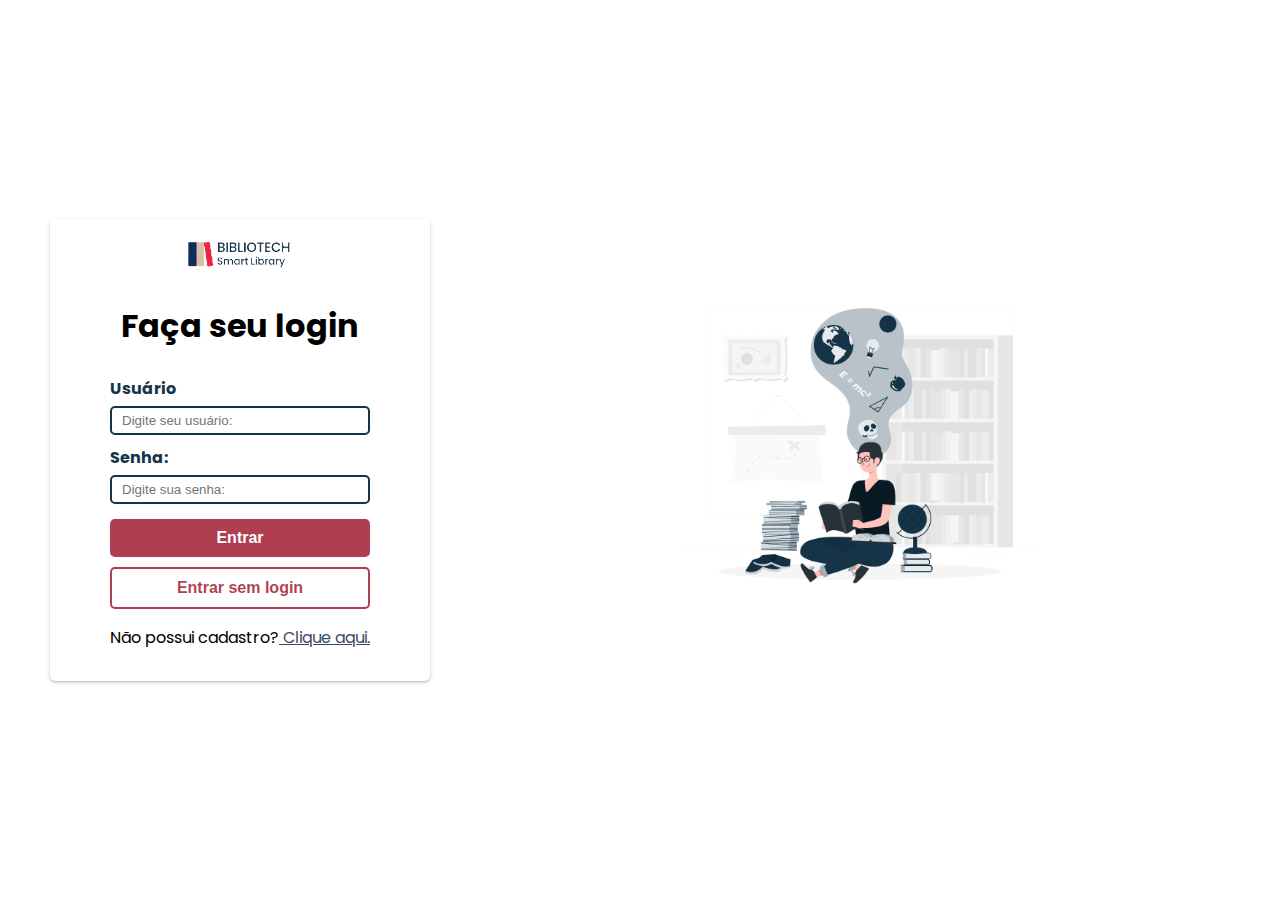
<file: index.html>
<!DOCTYPE html>
<html lang="pt-BR">
<head>
    <meta charset="UTF-8">
    <meta name="viewport" content="width=device-width, initial-scale=1.0">
    <link rel="stylesheet" href="css/login.css">

    <link rel="preconnect" href="https://fonts.googleapis.com">
    <link rel="preconnect" href="https://fonts.gstatic.com" crossorigin>
    <link href="https://fonts.googleapis.com/css2?family=Poppins:ital,wght@0,100;0,200;0,300;0,400;0,500;0,600;0,700;0,800;0,900;1,100;1,200;1,300;1,400;1,500;1,600;1,700;1,800;1,900&display=swap" rel="stylesheet">
    <title>Login</title>
    <link rel="icon" href="imagens/icon_logo.png" type="image/png">
</head>
<body>

    <main class="content">
        <header>
            <a href="#"><img src="imagens/logo.png" width="130px" height="40px" class="logo" alt="Logo"> </a>
            <h1>Faça seu login</h1>
        </header>

        <p id="msg_erro"></p>

        <form class="formulario" onsubmit="login(event)">
            <label for="input_usuario">Usuário</label>
            <input type="text" name="email" id="input_usuario" class="input_login" placeholder="Digite seu usuário:">

            <label for="input_senha">Senha:</label>
            <input type="password" name="senha" id="input_senha" class="input_login" placeholder="Digite sua senha:">

            <button type="submit" id="button_login">Entrar</button>
            <button type="button" id="button_acessar" onclick="Acessar()">Entrar sem login</button>
        </form>
        <p>Não possui cadastro?<a href="/pages/cadastro.html"> Clique aqui.</a></p>
    </main>

    <aside id="ilustracao">
        <img src="imagens/imagem1.png" alt="Ilustração de login" width="365px">
    </aside>

    <script src="/js/login.js"></script>

</body>
</html>
</file>
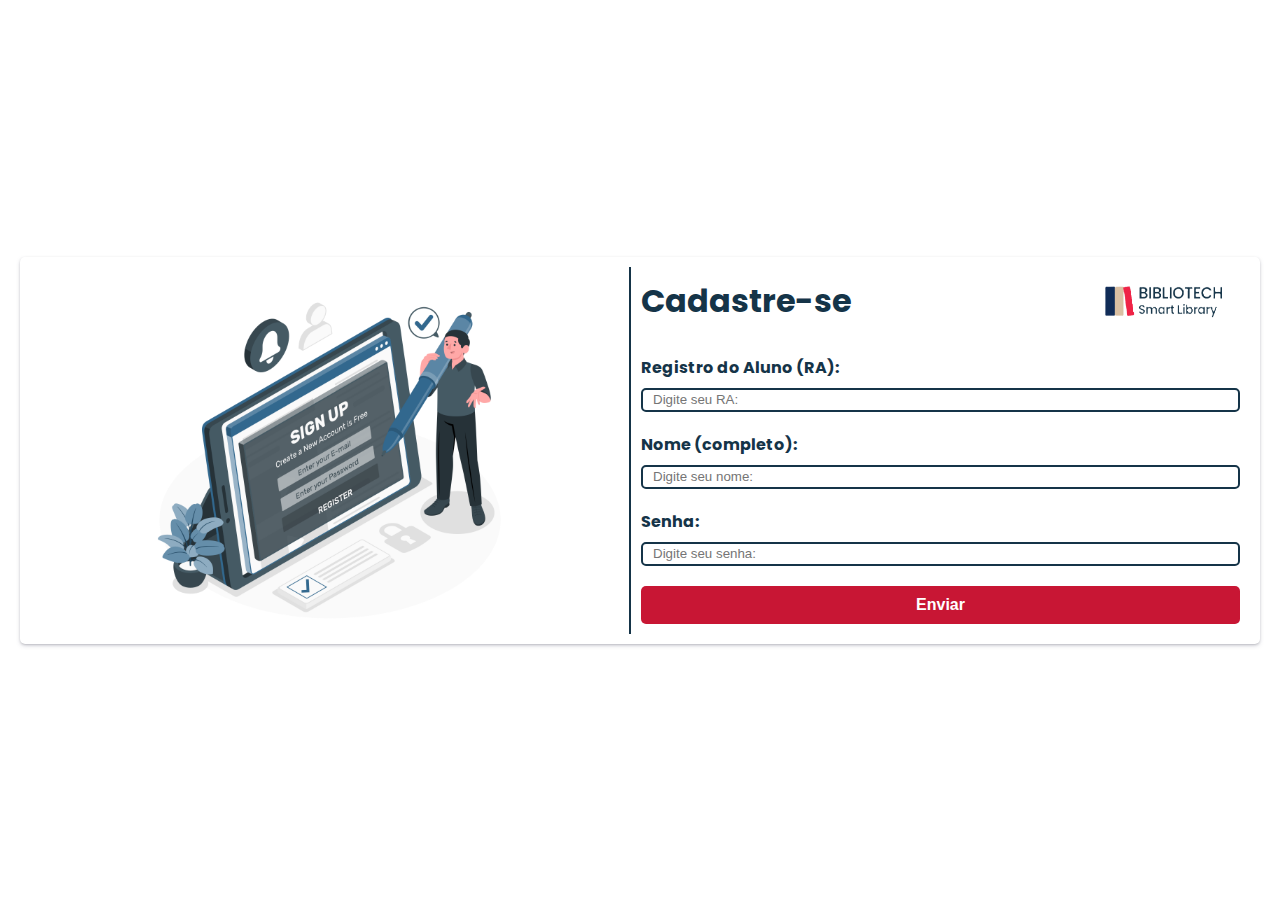
<file: cadastro.html>
<!DOCTYPE html>
<html lang="pt-br">
<head>
    <meta charset="UTF-8">
    <meta name="viewport" content="width=device-width, initial-scale=1.0">
    <link rel="stylesheet" href="cadastro.css">
    <link rel="preconnect" href="https://fonts.googleapis.com">
    <link rel="preconnect" href="https://fonts.gstatic.com" crossorigin>
    <link href="https://fonts.googleapis.com/css2?family=Poppins:ital,wght@0,100;0,200;0,300;0,400;0,500;0,600;0,700;0,800;0,900;1,100;1,200;1,300;1,400;1,500;1,600;1,700;1,800;1,900&display=swap" rel="stylesheet">
    <title>Cadastre-se</title>
    <link rel="icon" href="imagens/icon_logo.png" type="image/png">
</head>
<body>
    <div class="container-principal">
        <div id="container-image">
            <img src="imagens/image-signup.png" alt="Image" width="350px">
        </div>

            <div id="container-form">
                <div id="container-header">
                <h1 class="cadastro-title">Cadastre-se</h1>
                <img src="imagens/logo.png" alt="Logo" id="logo">
                </div>

                <form action="http://localhost:8080/alunos/login" method="post" id="form">
                    
                    <label for="RA">Registro do Aluno (RA):</label>
                    <input id="RA" type="text" placeholder="Digite seu RA:">

                    <label for="nome">Nome (completo):</label>
                    <input id="nome" type="text" placeholder="Digite seu nome:">

                    <label for="senha">Senha:</label>
                    <input id="senha" type="password" placeholder="Digite seu senha:">

                    <button id="button-send" type="submit">Enviar</button>
                </form>
            </div>

        </div>

    <script src="cadastro.js"></script>
</body>
</html>
</file>
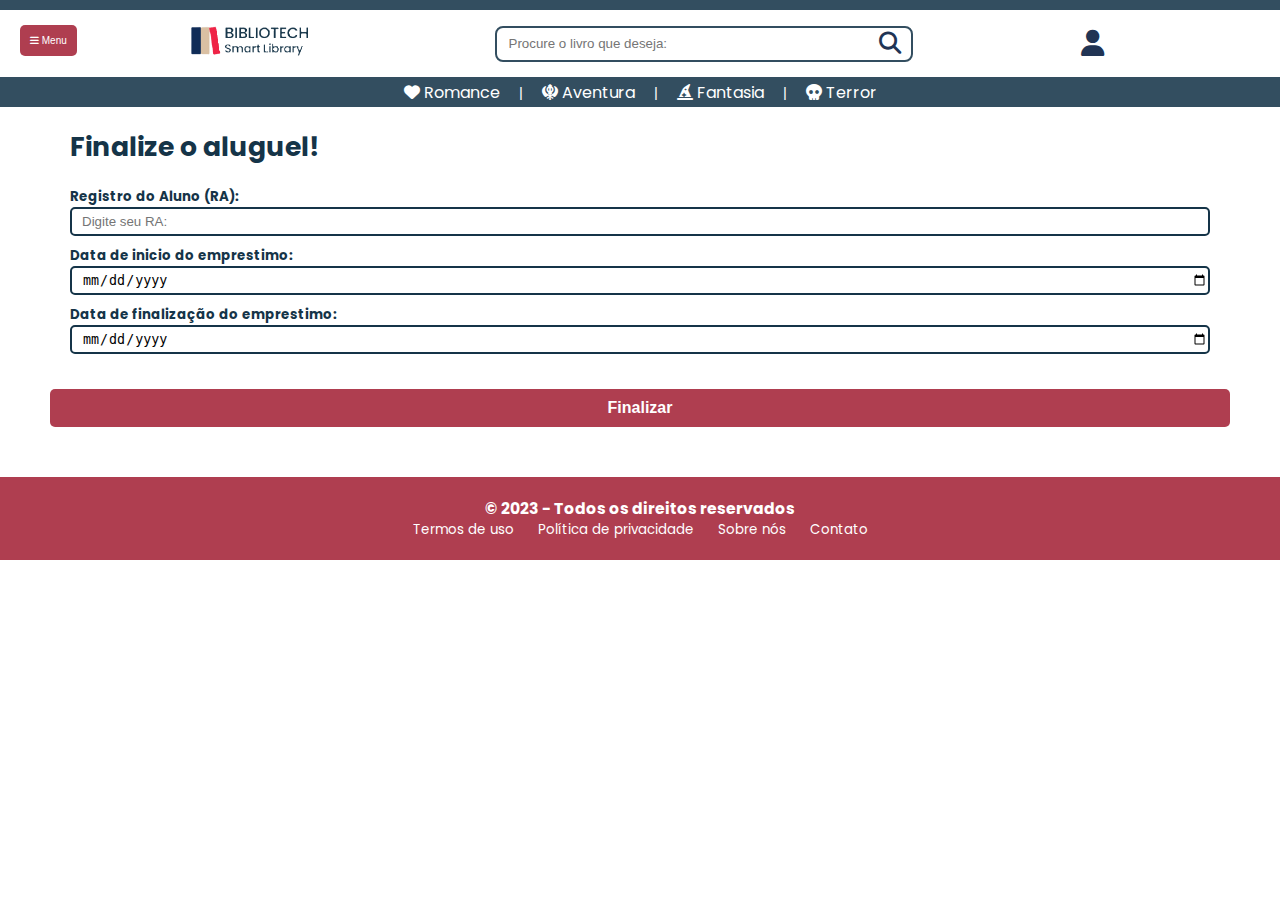
<file: pages/alugue.html>
<!DOCTYPE html>
<html lang="pt-br">
<head>
    <meta charset="UTF-8">
    <meta name="viewport" content="width=device-width, initial-scale=1.0">

    <link rel="stylesheet" href="/css/alugue.css">
    <link rel="stylesheet" href="/css/sidebar.css">
    <link rel="stylesheet" href="/css/layout_padrao.css">

    <link rel="preconnect" href="https://fonts.googleapis.com">
    <link rel="preconnect" href="https://fonts.gstatic.com" crossorigin>
    <link rel="stylesheet" href="https://fonts.googleapis.com/css2?family=Poppins:ital,wght@0,100;0,200;0,300;0,400;0,500;0,600;0,700;0,800;0,900;1,100;1,200;1,300;1,400;1,500;1,600;1,700;1,800;1,900&display=swap">
    <link rel="stylesheet" href="https://cdnjs.cloudflare.com/ajax/libs/font-awesome/6.6.0/css/all.min.css">
    
    <title>BiblioTech</title>
    
    <link rel="icon" href="/imagens/icon_logo.png" type="image/png">
</head>
<body>

    <header id="header_principal">

        <button id="toggleButton">
            <i class="fas fa-bars" onclick="open_menu()"></i> 
            <span>Menu</span>
        </button> <!-- Ícone de menu -->

        <div id="sideBar" class="sidebar hidden">
            <div id="menuContent">
                <ul>
                    <li><a href="/pages/home.html"><i class="fas fa-home"></i> Dashboard</a></li>
                    <li><a href="/pages/sobre_nos.html"><i class="fa-solid fa-people-group"></i> Sobre Nós</a></li>
                    <li><a href="emprestimo.html"><i class="fas fa-hand-holding"></i> Meus Empréstimos</a></li>
                    <li><a href="/index.html"><i class="fa-solid fa-door-open"></i> Sair</a></li>
                </ul>
            </div>
        </div>

        <a href="/pages/home.html">
            <img src="/imagens/logo.png" width="150px" alt="Logo BiblioTech">
        </a>

        <div id="itens_principal">
            <input type="text" placeholder="Procure o livro que deseja:" id="barra_pesquisa">
            <button id="button_pesquisa" onclick="pesquisar()"><i class="fa-solid fa-magnifying-glass fa-2xl" style="color: #213454;"></i></button>
        </div>
        
        <a href="/index.html" id="icon_login">
            <i class="fa-solid fa-user fa-2xl" style="color: #213454;"></i>
        </a>
    </header>

    <nav id="nav_principal">
        <div id="menu_principal">
            <a class="button_menu" href="#"><i class="fas fa-heart"></i> Romance</a>
            |
            <a class="button_menu" href="#"><i class="fas fa-khanda"></i> Aventura</a> <!-- Ícone da espada precisa ser adicionado -->
            |
            <a class="button_menu" href="#"><i class="fas fa-hat-wizard"></i> Fantasia</a>
            |
            <a class="button_menu" href="#"><i class="fas fa-skull"></i> Terror</a>
        </div>
    </nav>

    <div id="container-form">
        <h1 id="title-form">Finalize o aluguel!</h1>

            <form id="form">
                    
                <label for="RA">Registro do Aluno (RA):</label>
                <input id="RA" type="text" placeholder="Digite seu RA:" class="input-form">

                <label for="DataInicio">Data de inicio do emprestimo:</label>
                <input id="DataInicio" type="date" placeholder="Digite seu e-mail:" class="input-form">

                <label for="DataFim">Data de finalização do emprestimo:</label>
                <input id="DataFim" type="date" placeholder="Digite seu RA:" class="input-form">

                
            </form>

            <button id="button-send" type="button" onclick="Teste()">Finalizar</button>
        </div>

    </div>

<footer id="footer_principal">
    <h3>&copy; 2023 - Todos os direitos reservados</h3>
    <nav id="nav_rodape">
        <ul>
            <li><a href="#">Termos de uso</a></li>
            <li><a href="#">Política de privacidade</a></li>
            <li><a href="#">Sobre nós</a></li>
            <li><a href="#">Contato</a></li>
        </ul>
    </nav>
</footer>

<script src="/js/alugue.js"></script>
<script src="/js/config.js"></script>

</body>
</html>
</file>
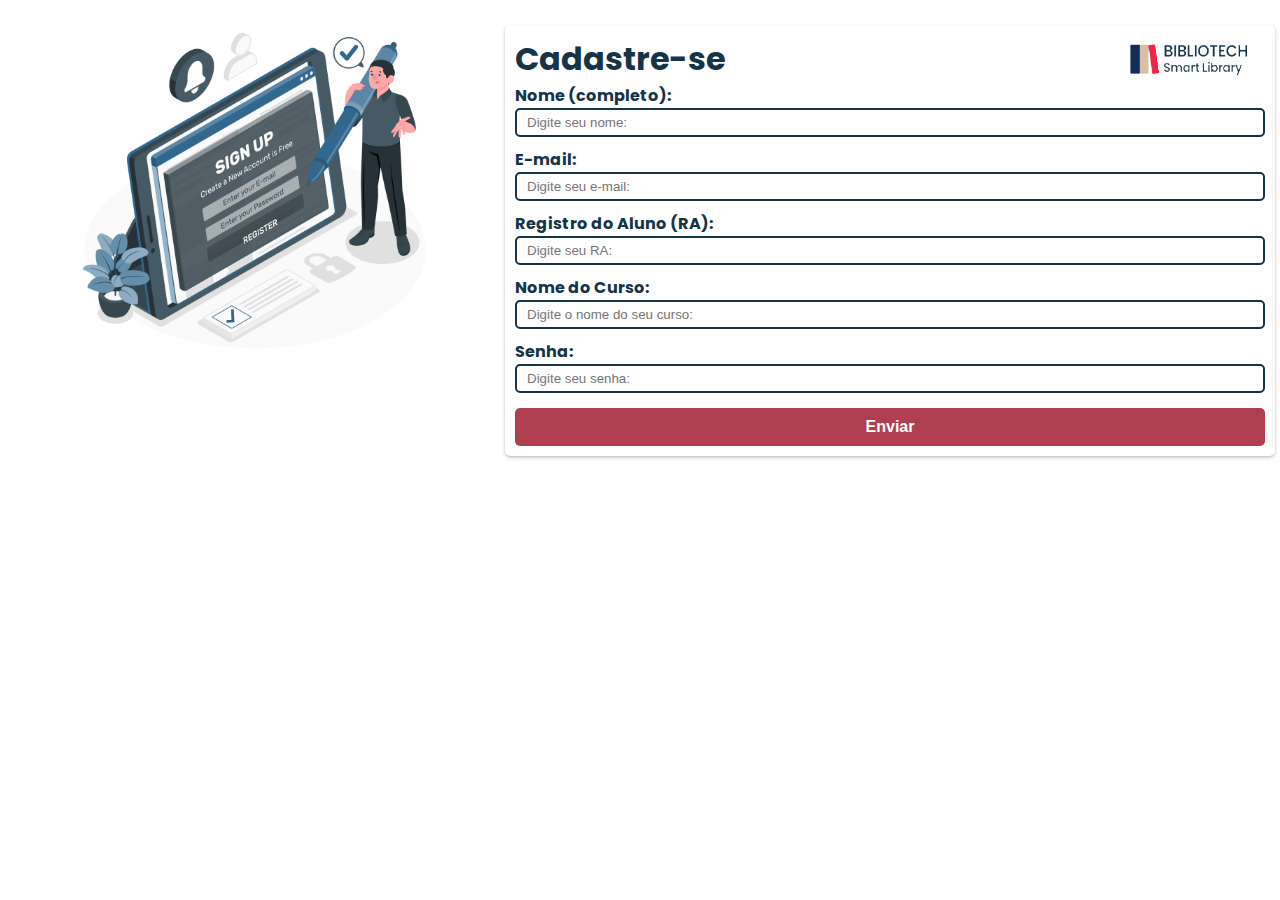
<file: pages/cadastro.html>
<!DOCTYPE html>
<html lang="pt-br">
<head>
    <meta charset="UTF-8">
    <meta name="viewport" content="width=device-width, initial-scale=1.0">
    
    <link rel="stylesheet" href="/css/cadastro.css">

    <link rel="preconnect" href="https://fonts.googleapis.com">
    <link rel="preconnect" href="https://fonts.gstatic.com" crossorigin>
    <link href="https://fonts.googleapis.com/css2?family=Poppins:ital,wght@0,100;0,200;0,300;0,400;0,500;0,600;0,700;0,800;0,900;1,100;1,200;1,300;1,400;1,500;1,600;1,700;1,800;1,900&display=swap" rel="stylesheet">
    
    <title>Cadastre-se</title>
    
    <link rel="icon" href="/Bibliotech-beta-/imagens/icon_logo.png" type="image/png">
</head>
<body>
    <div class="container-principal">
        <div id="container-image">
            <img src="/imagens/image-signup.png" alt="Image" width="350px">
        </div>

            <div id="container-form">
                <div id="container-header">
                <h1 class="cadastro-title">Cadastre-se</h1>
                <img src="/imagens/logo.png" alt="Logo" id="logo">
                </div>

                <form id="form">
                    
                    <label for="nome">Nome (completo):</label>
                    <input id="nome" type="text" placeholder="Digite seu nome:">

                    <label for="email">E-mail:</label>
                    <input id="email" type="email" placeholder="Digite seu e-mail:">

                    <label for="RA">Registro do Aluno (RA):</label>
                    <input id="RA" type="text" placeholder="Digite seu RA:">

                    <label for="Curso">Nome do Curso:</label>
                    <input id="Curso" type="text" placeholder="Digite o nome do seu curso:" >

                    <label for="senha">Senha:</label>
                    <input id="senha" type="password" placeholder="Digite seu senha:">

                    <button id="button-send" type="submit">Enviar</button>
                </form>
            </div>

        </div>

    <script src="/js/cadastro.js"></script>
</body>
</html>
</file>
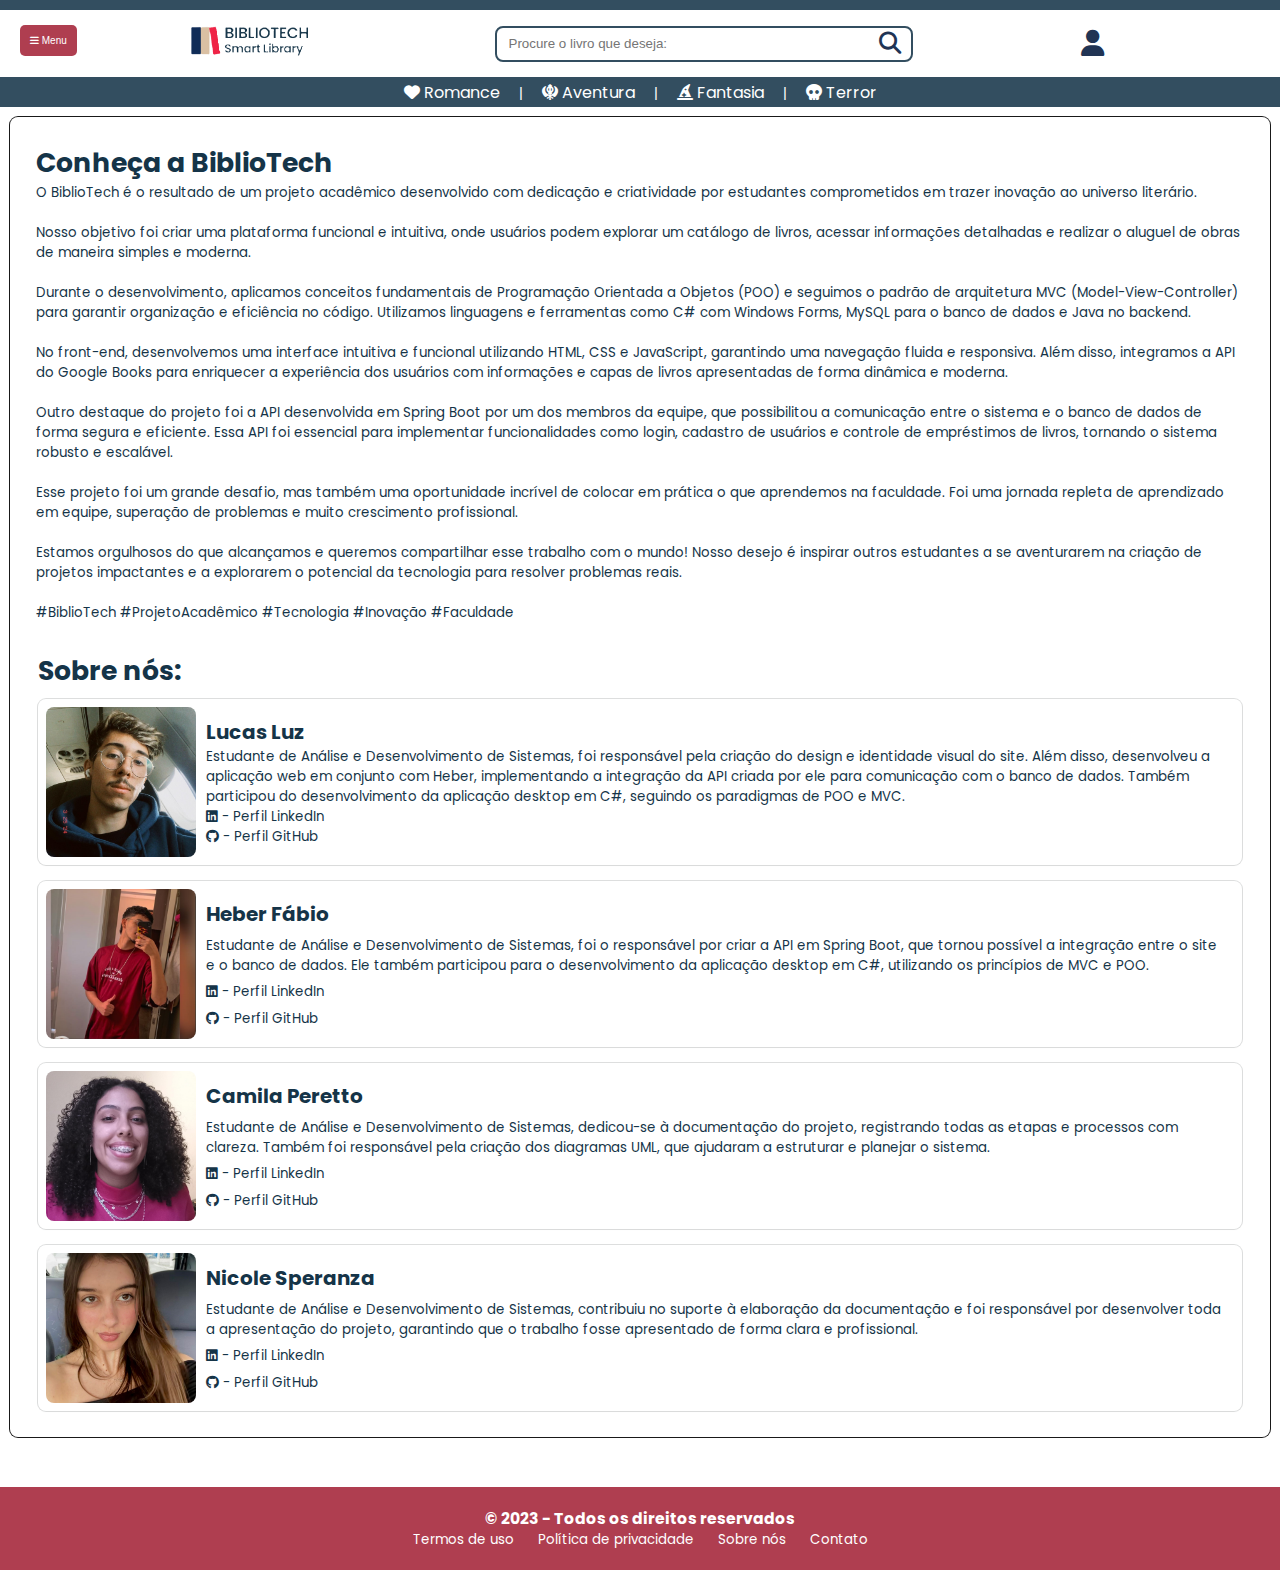
<file: pages/sobre_nos.html>
<!DOCTYPE html>
<html lang="pt-BR">
<head>
    <meta charset="UTF-8">
    <meta name="viewport" content="width=device-width, initial-scale=1.0">

    <link rel="stylesheet" href="/css/sobre_nos.css">
    <link rel="stylesheet" href="/css/sidebar.css">
    <link rel="stylesheet" href="/css/layout_padrao.css">

    <link rel="preconnect" href="https://fonts.googleapis.com">
    <link rel="preconnect" href="https://fonts.gstatic.com" crossorigin>
    <link href="https://fonts.googleapis.com/css2?family=Poppins:ital,wght@0,100;0,200;0,300;0,400;0,500;0,600;0,700;0,800;0,900;1,100;1,200;1,300;1,400;1,500;1,600;1,700;1,800;1,900&display=swap" rel="stylesheet">
    <link rel="stylesheet" href="https://cdnjs.cloudflare.com/ajax/libs/font-awesome/6.6.0/css/all.min.css">
    
    <title>BiblioTech</title>
    
    <link rel="icon" href="/imagens/icon_logo.png" type="image/png">
</head>
<body>

    <header id="header_principal">

        <button id="toggleButton">
            <i class="fas fa-bars" onclick="open_menu()"></i> 
            <span>Menu</span>
        </button> <!-- Ícone de menu -->

        <div id="sideBar" class="sidebar hidden">
            <div id="menuContent">
                <ul>
                    <li><a href="/pages/home.html"><i class="fas fa-home"></i> Dashboard</a></li>
                    <li><a href="/pages/sobre_nos.html"><i class="fa-solid fa-people-group"></i> Sobre Nós</a></li>
                    <li><a href="emprestimo.html"><i class="fas fa-hand-holding"></i> Meus Empréstimos</a></li>
                    <li><a href="/index.html"><i class="fa-solid fa-door-open"></i> Sair</a></li>
                </ul>
            </div>
        </div>

        <a href="/pages/home.html">
            <img src="/imagens/logo.png" width="150px" alt="Logo BiblioTech">
        </a>

        <div id="itens_principal">
            <input type="text" placeholder="Procure o livro que deseja:" id="barra_pesquisa">
            <button id="button_pesquisa" onclick="pesquisar()"><i class="fa-solid fa-magnifying-glass fa-2xl" style="color: #213454;"></i></button>
        </div>
        
        <a href="/index.html" id="icon_login">
            <i class="fa-solid fa-user fa-2xl" style="color: #213454;"></i>
        </a>
    </header>

    <nav id="nav_principal">
        <div id="menu_principal">
            <a class="button_menu" href="#"><i class="fas fa-heart"></i> Romance</a>
            |
            <a class="button_menu" href="#"><i class="fas fa-khanda"></i> Aventura</a> <!-- Ícone da espada precisa ser adicionado -->
            |
            <a class="button_menu" href="#"><i class="fas fa-hat-wizard"></i> Fantasia</a>
            |
            <a class="button_menu" href="#"><i class="fas fa-skull"></i> Terror</a>
        </div>
    </nav>

    <main id="container-principal">
        <div id="container-texto">
            <h1>Conheça a BiblioTech</h1>

            <p>
                O BiblioTech é o resultado de um projeto acadêmico desenvolvido com dedicação e criatividade por estudantes comprometidos em trazer inovação ao universo literário. <br><br>
                Nosso objetivo foi criar uma plataforma funcional e intuitiva, onde usuários podem explorar um catálogo de livros, acessar informações detalhadas e realizar o aluguel de obras de maneira simples e moderna. <br><br>
                Durante o desenvolvimento, aplicamos conceitos fundamentais de Programação Orientada a Objetos (POO) e seguimos o padrão de arquitetura MVC (Model-View-Controller) para garantir organização e eficiência no código. Utilizamos linguagens e ferramentas como C# com Windows Forms, MySQL para o banco de dados e Java no backend. <br> <br>
                No front-end, desenvolvemos uma interface intuitiva e funcional utilizando HTML, CSS e JavaScript, garantindo uma navegação fluida e responsiva. Além disso, integramos a API do Google Books para enriquecer a experiência dos usuários com informações e capas de livros apresentadas de forma dinâmica e moderna. <br><br>
                Outro destaque do projeto foi a API desenvolvida em Spring Boot por um dos membros da equipe, que possibilitou a comunicação entre o sistema e o banco de dados de forma segura e eficiente. Essa API foi essencial para implementar funcionalidades como login, cadastro de usuários e controle de empréstimos de livros, tornando o sistema robusto e escalável. <br><br>
                Esse projeto foi um grande desafio, mas também uma oportunidade incrível de colocar em prática o que aprendemos na faculdade. Foi uma jornada repleta de aprendizado em equipe, superação de problemas e muito crescimento profissional. <br><br>
                Estamos orgulhosos do que alcançamos e queremos compartilhar esse trabalho com o mundo! Nosso desejo é inspirar outros estudantes a se aventurarem na criação de projetos impactantes e a explorarem o potencial da tecnologia para resolver problemas reais. <br><br>
                #BiblioTech #ProjetoAcadêmico #Tecnologia #Inovação #Faculdade
            </p>

        </div>

        <div id="container-apresentacao">
            
            <h1>Sobre nós:</h1>
            
            <div class="container-pessoas">
                    <img src="/imagens/fotos/Imagem do WhatsApp de 2024-12-09 à(s) 21.49.14_a89c879e.jpg" class="foto">
                <div class="apresentacao">
                    <h2>Lucas Luz</h2>
                    <p>
                        Estudante de Análise e Desenvolvimento de Sistemas, foi responsável pela criação do design e identidade visual do site. Além disso, desenvolveu a aplicação web em conjunto com Heber, implementando a integração da API criada por ele para comunicação com o banco de dados. Também participou do desenvolvimento da aplicação desktop em C#, seguindo os paradigmas de POO e MVC.
                    </p>
                    <a href="https://www.linkedin.com/in/lucas-luz-uzun-bb01312a3/" class="links"><i class="fa-brands fa-linkedin"></i> - Perfil LinkedIn</a>
                    <a href="https://github.com/Lucas-LuzUn" class="links"><i class="fa-brands fa-github"></i></li> - Perfil GitHub</a>
                </div>
            </div>

            <div class="container-pessoas">
                <img src="/imagens/fotos/Captura de tela 2024-12-09 214733.png" class="foto">
                <div class="apresentacao">
                    <h2>Heber Fábio</h2>
                    <p>
                        Estudante de Análise e Desenvolvimento de Sistemas, foi o responsável por criar a API em Spring Boot, que tornou possível a integração entre o site e o banco de dados. Ele também participou para o desenvolvimento da aplicação desktop em C#, utilizando os princípios de MVC e POO.
                    </p>
                    <a href="https://www.linkedin.com/in/h%C3%A9ber-bonfim-a9644321b/" class="links"><i class="fa-brands fa-linkedin"></i> - Perfil LinkedIn</a>
                    <a href="https://github.com/Heber2118" class="links"><i class="fa-brands fa-github"></i></li> - Perfil GitHub</a>
                </div>
            </div>

            <div class="container-pessoas">
                <img src="/imagens/fotos/Imagem do WhatsApp de 2024-12-09 à(s) 12.28.16_b3511717.jpg" class="foto">
                <div class="apresentacao">
                    <h2>Camila Peretto</h2>
                    <p>
                        Estudante de Análise e Desenvolvimento de Sistemas, dedicou-se à documentação do projeto, registrando todas as etapas e processos com clareza. Também foi responsável pela criação dos diagramas UML, que ajudaram a estruturar e planejar o sistema.
                    </p>
                    <a href="https://www.linkedin.com/in/camila-peretto/" class="links"><i class="fa-brands fa-linkedin"></i> - Perfil LinkedIn</a>
                    <a href="https://github.com/Lucas-LuzUn" class="links"><i class="fa-brands fa-github"></i></li> - Perfil GitHub</a>
                </div>
            </div>

            <div class="container-pessoas">
                <img src="/imagens/fotos/Imagem do WhatsApp de 2024-12-09 à(s) 14.12.06_fa88638d.jpg" class="foto">
                <div class="apresentacao">
                    <h2>Nicole Speranza</h2>
                    <p>
                        Estudante de Análise e Desenvolvimento de Sistemas, contribuiu no suporte à elaboração da documentação e foi responsável por desenvolver toda a apresentação do projeto, garantindo que o trabalho fosse apresentado de forma clara e profissional.
                    </p>
                    <a href="https://www.linkedin.com/in/nicole-gon%C3%A7alves/" class="links"><i class="fa-brands fa-linkedin"></i> - Perfil LinkedIn</a>
                    <a href="https://github.com/Lucas-LuzUn" class="links"><i class="fa-brands fa-github"></i></li> - Perfil GitHub</a>
                </div>
            </div>
        </div>

    </main>

    <footer id="footer_principal">
        <h3>&copy; 2023 - Todos os direitos reservados</h3>
        <nav id="nav_rodape">
            <ul>
                <li><a href="#">Termos de uso</a></li>
                <li><a href="#">Política de privacidade</a></li>
                <li><a href="#">Sobre nós</a></li>
                <li><a href="#">Contato</a></li>
            </ul>
        </nav>
    </footer>

    <script src="/js/config.js"></script>
    
</body>
</html>
</file>
<file: css/login.css>
/*
PALETAS DE CORES:
AZUL: #153448
VERMELHO: #c81634
DOURADO: #dac0a3
*/

/* Define a altura total do corpo da página */
body {
    font-family: 'Poppins', sans-serif;
    display: flex;
    justify-content: center;
    align-items: center;
    margin: 0;
    padding: 0;
    height: 100vh;
}

.content
{
    margin: 10px 10px 10px 50px;
    padding: 15px 60px;
    border-radius: 5px;
    box-shadow: rgba(50, 50, 93, 0.25) 0px 2px 5px -1px, rgba(0, 0, 0, 0.3) 0px 1px 3px -1px;
}

header {
    display: flex;
    flex-direction: column;
    align-items: center;
    width: 100%;
}

#msg_erro{
    font-size: smaller;
    font-weight: bold;
    font-style: italic;
    color: #c81634;
    margin: 0;
}


.formulario {
    display: flex;
    flex-direction: column;
    color: #153448;
    width: 100%;
}

.formulario label {
    margin-top: 5px;
    font-weight: bolder;
}

.input_login {
    margin: 5px 0px 5px 0px;
    border-radius: 5px;
    border: 2px solid #153448;
    padding: 0px 0px 0px 10px;
    height: 25px;
}

#button_login {
    margin-top: 10px;
    padding: 10px;
    background-color: #9d132ad1;
    color: white;
    border: none;
    border-radius: 5px;
    cursor: pointer;
    font-size: medium;
    width: 100%;
    font-weight: bolder;
}

#button_login:hover {
    background-color: #ac142e;
}

#button_acessar {
    margin-top: 10px;
    padding: 10px;
    background-color: white;
    color: #9d132ad1;
    border: 2px solid #9d132ad1;
    border-radius: 5px;
    cursor: pointer;
    font-size: medium;
    width: 100%;
    font-weight: bolder;
    transition: 0.3s;
}

#button_acessar:hover{
    background-color: #9d132ad1;
    color: white;
    border: 2px solid #9d132ad1;
    transition: 0.3s;
}

#link_cadastro {
    margin-top: 20px;
    font-size: 14px;
}

#link_cadastro a {
    color: #3e4a65;
    text-decoration: none;
}

#link_cadastro a:hover {
    text-decoration: underline;
}

#ilustracao {
    flex: 1;
    display: flex;
    justify-content: center;
    align-items: center;    
}

a{
    text-decoration: underline;
    color: #3e4a65;
}

a:visited{
    text-decoration: underline;
    color: #3e4a65;
}

@media (max-width: 768px) {
    /* Ajustes no corpo da página */
    body {
        padding: 0; /* Remove o padding para centralizar o conteúdo */
        height: 100vh; /* Garante que a altura da tela seja usada */
        display: flex;
        justify-content: center; /* Centraliza horizontalmente */
        align-items: center; /* Centraliza verticalmente */
        margin: 0;
        flex-direction: column; /* Alinha itens em coluna */
    }

    /* Ajustes no contêiner de conteúdo */
    .content {
        margin: 0; /* Remove a margem para centralizar o contêiner */
        padding: 20px; /* Adiciona padding para o contêiner */
        width: 85%; /* Garante que o contêiner ocupe a largura total disponível */
        max-width: 400px; /* Define uma largura máxima para o contêiner */
        box-shadow: rgba(50, 50, 93, 0.25) 0px 2px 5px -1px, rgba(0, 0, 0, 0.3) 0px 1px 3px -1px;
    /* Remove a sombra */
        text-align: center; /* Centraliza o texto dentro do contêiner */
    }

    /* Ajustes no cabeçalho */
    header {
        flex-direction: column;
        align-items: center;
    }

    /* Ajustes na mensagem de erro */
    #msg_erro {
        font-size: 14px;
    }

    /* Ajustes no formulário */
    .formulario {
        width: 100%;
        padding: 0;
        box-sizing: border-box; /* Inclui o padding e a borda no cálculo da largura */
    }

    .formulario label {
        display: block; /* Faz com que o label ocupe a largura total */
        margin-top: 10px; /* Adiciona margem superior */
        text-align: left; /* Alinha o texto do label à esquerda */
    }

    /* Ajustes nos campos de entrada */
    #input_usuario, #input_senha {
        width: calc(100% - 20px); /* Ajusta a largura para que os inputs não ocupem toda a largura disponível */
        height: 30px; /* Ajusta a altura dos campos de entrada */
        margin-top: 5px; /* Adiciona margem superior */
        margin-bottom: 10px; /* Adiciona margem inferior */
    }

    /* Ajustes no botão de login */
    #button_login {
        margin-top: 20px;
        padding: 15px;
        width: 100%;
        font-size: 16px;
    }

    /* Ajustes no link de cadastro */
    #link_cadastro {
        font-size: 16px;
    }

    /* Ocultar a imagem com ID "ilustracao" em dispositivos móveis */
    #ilustracao {
        display: none;
    }
}
</file>
<file: cadastro.css>
/*
PALETAS DE CORES:
AZUL: #153448
VERMELHO: #c81634
DOURADO: #dac0a3
*/

*{
    margin: 0;
    padding: 0;
}

body{
    width: 100%;
    height: 100vh;
    display: flex;
    justify-content: center;
    align-items: center;
    font-family: 'Poppins', sans-serif;
    color: #153448;
}

.container-principal{
    padding: 10px;
    display: flex;
    flex-direction: row;
    justify-content: center;
    width: 100vw;
    margin: 20px;
    box-shadow: rgba(50, 50, 93, 0.25) 0px 2px 5px -1px, rgba(0, 0, 0, 0.3) 0px 1px 3px -1px;
    border-radius: 5px;
}

#container-image{
    width: 50%;
    display: flex;
    align-items: center;
    justify-content: center;
    border-right: 2px solid #153448;
}

#container-header{
    display: flex;
    flex-direction: row;
    justify-content: space-between;
    margin-bottom: 30px;
}

#logo{
    width: 150px;
}

#container-form{
    display: flex;
    flex-direction: column;
    width: 50%;
    padding: 10px;
    font-weight: bolder;
}

#form{
    display: flex;
    flex-direction: column;
    justify-content: flex-start;
}

label{
    margin-bottom: 8px;
}

input{
    margin: 0 0 20px 0;
    border-radius: 5px;
    border: 2px solid #153448;
    height: 20px;
    padding: 0 0 0 10px;
}

#button-send{
    padding: 10px;
    background-color: #c81634;
    color: white;
    border: none;
    border-radius: 5px;
    cursor: pointer;
    font-size: medium;
    width: 100%;
    font-weight: bolder;
}


@media (max-width: 768px) {
    *{
        margin: 0;
        padding: 0;
    }
    
    body{
        width: 100%;
        height: 100vh;
        display: flex;
        justify-content: center;
        align-items: center;
        font-family: 'Poppins', sans-serif;
        color: #153448;
    }
    
    .container-principal{
        padding: 10px;
        display: flex;
        flex-direction: row;
        justify-content: center;
        width: 100vw;
        margin: 20px;
        box-shadow: rgba(50, 50, 93, 0.25) 0px 2px 5px -1px, rgba(0, 0, 0, 0.3) 0px 1px 3px -1px;
        border-radius: 5px;
    }
    
    #container-image{
        display: none;
    }
    
    #container-header{
        display: flex;
        flex-direction: row;
        justify-content: space-between;
        align-items: center;
        margin-bottom: 20px;
        font-size:x-small;
    }

    #logo{
        width: 50%;
        height: 100%;
    }
    
    #container-form{
        display: flex;
        flex-direction: column;
        width: 100%;
        padding: 10px;
        font-weight: bolder;
    }
    
    #form{
        display: flex;
        flex-direction: column;
        justify-content: flex-start;
    }
    
    label{
        margin-bottom: 8px;
    }
    
    input{
        margin: 0 0 20px 0;
        border-radius: 5px;
        border: 2px solid #153448;
        height: 20px;
        padding: 0 0 0 10px;
    }
    
    #button-send{
        padding: 10px;
        background-color: #c81634;
        color: white;
        border: none;
        border-radius: 5px;
        cursor: pointer;
        font-size: medium;
        width: 100%;
        font-weight: bolder;
    }
}
</file>
<file: css/alugue.css>
/*daqui para baixo é a estilização do formulario para o usuário alugar o livro desejado.*/

#container-form{
    display: flex;
    flex-direction: column;
    padding: 0px 50px;
    font-weight: bolder;
    border-radius: 5px;
    margin-top: 20px;
}
#title-form{
    padding: 0px 20px;
}

#form{
    display: flex;
    flex-direction: column;
    padding: 20px;
}

.input-form{
    margin: 0 0 10px 0;
    border-radius: 5px;
    border: 2px solid #153448;
    height: 25px;
    padding: 0 0 0 10px;
}

#button-send{
    padding: 10px;
    background-color: #9d132ad1;
    color: white;
    border: none;
    border-radius: 5px;
    cursor: pointer;
    font-size: medium;
    width: 100%;
    font-weight: bolder;
    margin-top: 5px;
}

#button-send:hover{
    background-color: #ac142e;
}
</file>
<file: css/sidebar.css>
#sideBar {
    position: fixed;
    top: 0;
    left: 0;
    height: 100%;
    width: 250px;
    background-color: #153448f1;
    padding-top: 20px;
    transition: transform 0.3s ease-in-out;
    transform: translateX(-100%);
    border-right: 4px solid #9d132ad1;
}

#sideBar h1 {
    color: white;
    text-align: center;
    font-size: 24px;
}

#sideBar ul {
    list-style-type: none;
    padding: 0;
    margin: 0;
    margin-top: 50px;
}

#sideBar ul li {
    margin: 20px 0;
    text-align: center;
    display: flex;
    flex-direction: row;
    justify-content: start;

}

#sideBar ul li a {
    color: #fff;
    text-decoration: none;
    font-size: 18px;
    display: block;
    padding: 10px;
    width: 100%;
    display: flex;
    flex-direction: row;
    justify-content: flex-start;
    font-size: medium;
    transition: background-color 0.3s, color 0.3s;
}

#sideBar ul li a:hover {
    color: #fff;
    background-color: #9d132ad1;
}

/* Estilo para o ícone no link */
#sideBar ul li a i {
    margin-right: 10px;
}

/* Estilo para o botão de menu */
#toggleButton {
    position: absolute;
    top: 25px;
    left: 20px;
    background-color: #9d132ad1;
    color: #fff;
    border: none;
    padding: 10px 10px;
    cursor: pointer;
    font-size: 10px;
    z-index: 1000; /* Fica sobre a sidebar */
    transition: background-color 0.3s;
    border-radius: 5px;
}

#toggleButton:hover {
    background-color: #9d132ad1;
}

#sideBar.visible {
    transform: translateX(0);
}

.hidden #menuContent {
    display: none;
}


@media (max-width: 768px) {

    #toggleButton {
        position: absolute;
        top: 25px;
        left: 20px;
        background-color: #9d132ad1;
        color: #fff;
        border: none;
        padding: 10px 10px;
        cursor: pointer;
        font-size: 10px;
        z-index: 1000; /* Fica sobre a sidebar */
        transition: background-color 0.3s;
        border-radius: 5px;
    }
    
    #toggleButton:hover {
        background-color: #6d0e1e;
    }

    #toggleButton span{
        display: none;
    }


}
</file>
<file: css/layout_padrao.css>
/*
Este arquivo contém toda a estilização padrão do site. Unifiquei tudo em um único arquivo para que nos demais a estilização não se repita

PALETAS DE CORES:
AZUL: #153448
VERMELHO: #c81634
DOURADO: #dac0a3
*/

* {
    margin: 0;
    padding: 0;
}

body {
    font-family: 'Poppins', sans-serif;
    font-size: smaller;
    color: #153448;
}

#header_principal {
    display: flex;
    justify-content: space-evenly;
    align-items: center;
    padding: 8px;
    /* Espaçamento interno opcional */
    margin: auto;
    border-top: 10px solid #153448de;
}

#itens_principal {
    display: flex;
    align-items: center;
    justify-content: center;
    padding: 2px;
    border: 2px solid #153448de;
    border-radius: 8px;
}

#barra_pesquisa {
    width: 350px;
    height: 20px;
    border: none;
    border-radius: 5px;
    padding: 2px 10px;
}

#button_pesquisa {
    height: 28px;
    border-radius: 5px;
    padding: 8px;
    margin-left: 2px;
    background-color: #fff;
    color: aliceblue;
    font-size: smaller;
    font-weight: bold;
    transition: 0.7ms;
    cursor: pointer;
    border: none;
    font-family: 'Poppins', sans-serif;
    display: flex;
    flex-direction: column;
    justify-content: center;
}

#button_pesquisa:active {
    transform: scale(0.95);
}


#nav_principal {
    color: #fff;
    background-color: #153448de;
    display: flex;
    flex-direction: row;
    justify-content: center;
    align-items: center;
    height: 30px;
}

.button_menu {
    text-decoration: none;
    transition: 0.5ms;
    margin: 5px;
    padding: 1px 10px;
    border-radius: 5px;
    color: #fff;
    font-size: medium;
}

.button_menu:hover {
    color: #153448;
    transition: 0.5ms;
    background-color: #fff;
}

#footer_principal {
    background-color: #9d132ad1;
    color: #fff;
    padding: 20px;
    text-align: center;
    margin-top: 50px;
}

ul {
    list-style: none;
    padding: 0;
    margin: 0;
}

li {
    display: inline-block;
    margin: 0 10px;
}

a {
    color: #fff;
    text-decoration: none;
}


/*aqui adaptei a estilização para que fique responsiva a tela de um smartphone*/

@media (max-width: 768px) {

    #header_principal {
        flex-direction: row;
        /* Ajusta a direção dos itens no cabeçalho */
        align-items: center;
        justify-content: space-between;
        /* Centraliza itens no cabeçalho */
    }


    #itens_principal {
        flex-direction: row;
        /* Ajusta a direção dos itens na seção de itens */
        width: 40%;
        /* Garante que os itens ocupem toda a largura disponível */
        padding: 2px;
        /* Ajusta o padding para telas menores */
    }

    #barra_pesquisa {
        width: 90%;
        /* Ajusta a largura para ser mais responsiva */
        max-width: 100%;
        /* Garante que não ultrapasse a largura do contêiner */
        height: 30px;
        /* Ajusta a altura para melhor usabilidade em dispositivos móveis */
        padding: 5px 10px;
        /* Aumenta o padding para melhor interação em telas menores */
    }

    #button_pesquisa {
        width: 40%;
        /* Ajusta o botão para ocupar toda a largura disponível */
        height: 40px;
        /* Ajusta a altura do botão */
        margin-left: 0;
        /* Remove a margem esquerda para botões empilhados */
        padding: 5px;
        /* Ajusta o padding para maior área clicável */
        font-size: medium;
        /* Aumenta a legibilidade em dispositivos móveis */
    }

    #nav_principal {
        flex-direction: column;
        /* Alinha os itens de navegação em coluna para dispositivos menores */
        height: auto;
        /* Ajusta a altura para se adaptar ao conteúdo */
        padding: 10px;
        /* Adiciona padding para melhor espaçamento em dispositivos móveis */
    }

    .button_menu {
        margin: 8px 0;
        /* Ajusta a margem para espaçamento vertical */
        padding: 2px 7px;
        /* Ajusta o padding para botões de menu em dispositivos móveis */

    }

    .button_menu i{
        display: none;
    }

    #titulo_busca {
        margin: 10px 10px;
        /* Ajusta a margem para centralizar o título de busca */
    }

    #footer_principal {
        padding: 10px;
        /* Ajusta o padding para o rodapé */
        font-size: smaller;
        /* Ajusta o tamanho da fonte para melhor legibilidade em dispositivos móveis */
    }

    ul {
        padding: 0;
    }

    li {
        display: block;
        /* Exibe os itens da lista em blocos para melhor visualização */
        margin: 5px 0;
        /* Ajusta a margem para espaçamento vertical */
    }
}
</file>
<file: css/cadastro.css>
/*
PALETAS DE CORES:
AZUL: #153448
VERMELHO: #c81634
DOURADO: #dac0a3
*/

*{
    margin: 0;
    padding: 0;
}

body{
    display: flex;
    justify-content: center;
    align-items: center;
    font-family: 'Poppins', sans-serif;
    color: #153448;
}

.container-principal{
    padding: 5px;
    display: flex;
    flex-direction: row;
    justify-content: space-between;
    width: 100%;
    border-radius: 5px;
}

#container-image{
    width: 40%;
    height: 40%;
    display: flex;
    align-items: center;
    justify-content: center;
}

#container-header{
    display: flex;
    flex-direction: row;
    justify-content: space-between;
}   


#logo{
    width: 150px;
}

#container-form{
    display: flex;
    flex-direction: column;
    width: 60%;
    height: 60%;
    padding: 10px;
    font-weight: bolder;
    border-radius: 5px;
    box-shadow: rgba(50, 50, 93, 0.25) 0px 2px 5px -1px, rgba(0, 0, 0, 0.3) 0px 1px 3px -1px;
    margin-top: 20px;
}

#form{
    display: flex;
    flex-direction: column;
    justify-content: flex-start;
}

input{
    margin: 0 0 10px 0;
    border-radius: 5px;
    border: 2px solid #153448;
    height: 25px;
    padding: 0 0 0 10px;
}

#button-send{
    padding: 10px;
    background-color: #9d132ad1;
    color: white;
    border: none;
    border-radius: 5px;
    cursor: pointer;
    font-size: medium;
    width: 100%;
    font-weight: bolder;
    margin-top: 5px;
}

#button-send:hover{
    background-color: #ac142e;
}


@media (max-width: 768px) {
    *{
        margin: 0;
        padding: 0;
    }
    
    body{
        width: 100%;
        height: 100vh;
        display: flex;
        justify-content: center;
        align-items: center;
        font-family: 'Poppins', sans-serif;
        color: #153448;
    }
    
    .container-principal{
        padding: 10px;
        display: flex;
        flex-direction: row;
        justify-content: center;
        width: 100vw;
        margin: 20px;
        border-radius: 5px;
    }
    
    #container-image{
        display: none;
    }
    
    #container-header{
        display: flex;
        flex-direction: row;
        justify-content: space-between;
        align-items: center;
        margin-bottom: 20px;
        font-size:x-small;
    }

    #logo{
        width: 50%;
        height: 100%;
    }
    
    #container-form{
        display: flex;
        flex-direction: column;
        width: 100%;
        padding: 10px;
        font-weight: bolder;
    }
    
    #form{
        display: flex;
        flex-direction: column;
        justify-content: flex-start;
    }
    
    label{
        margin-bottom: 8px;
    }
    
    input{
        margin: 0 0 20px 0;
        border-radius: 5px;
        border: 2px solid #153448;
        height: 20px;
        padding: 0 0 0 10px;
    }
    
    #button-send{
        padding: 10px;
        background-color: 9d132ad1;
        color: white;
        border: none;
        border-radius: 5px;
        cursor: pointer;
        font-size: medium;
        width: 100%;
        font-weight: bolder;
    }
}
</file>
<file: css/sobre_nos.css>
#container-principal{
    display: flex;
    flex-direction: column;
    justify-content: center;
    padding: 10px 20px;
    padding: 8px;
    border-radius: 8px;
    box-shadow: rgba(255, 255, 255, 0.2) 0px 0px 0px 1px inset, rgba(0, 0, 0, 0.9) 0px 0px 0px 1px;
    margin: 10px;
}

#container-texto{
    display: flex;
    flex-direction: column;
    padding: 18px;
}

#container-apresentacao{
    display: flex;
    flex-direction: column;
    justify-content: center;
    padding: 10px 20px;
}

.container-pessoas{
    display: flex;
    flex-direction: row;
    justify-content: space-between;
    margin: 8px 0px;
    padding: 8px;
    border-radius: 8px;
    box-shadow: rgba(0, 0, 0, 0.02) 0px 1px 3px 0px, rgba(27, 31, 35, 0.15) 0px 0px 0px 1px;
    transition: 0.4s;
}

.container-pessoas:hover{
    scale: 1.02;
    transition: 0.4s;
    box-shadow: rgba(255, 255, 255, 0.2) 0px 0px 0px 1px inset, rgba(0, 0, 0, 0.9) 0px 0px 0px 1px;
}

.foto{
    display: block;
    border-radius: 8px;
    max-width: 150px;
}
.apresentacao{
    align-items: center;
    padding: 10px;
    display: flex;
    flex-direction: column;
    justify-content: space-between;
    align-items: flex-start;
}

.links{
    color: #153448;
    margin: 0px 8px 0px 0px;
}

.links:hover{
    transition: 0.4s;
    color: #9d132ad1;
}

@media (max-width: 768px) {
    .container-pessoas{
        display: flex;
        flex-direction: column;
        align-items: center;
        justify-content: space-between;
    }
    .apresentacao{
        align-items: center;
        padding: 10px;
        display: flex;
        flex-direction: column;
        justify-content: space-between;
    }
    
}
</file>
